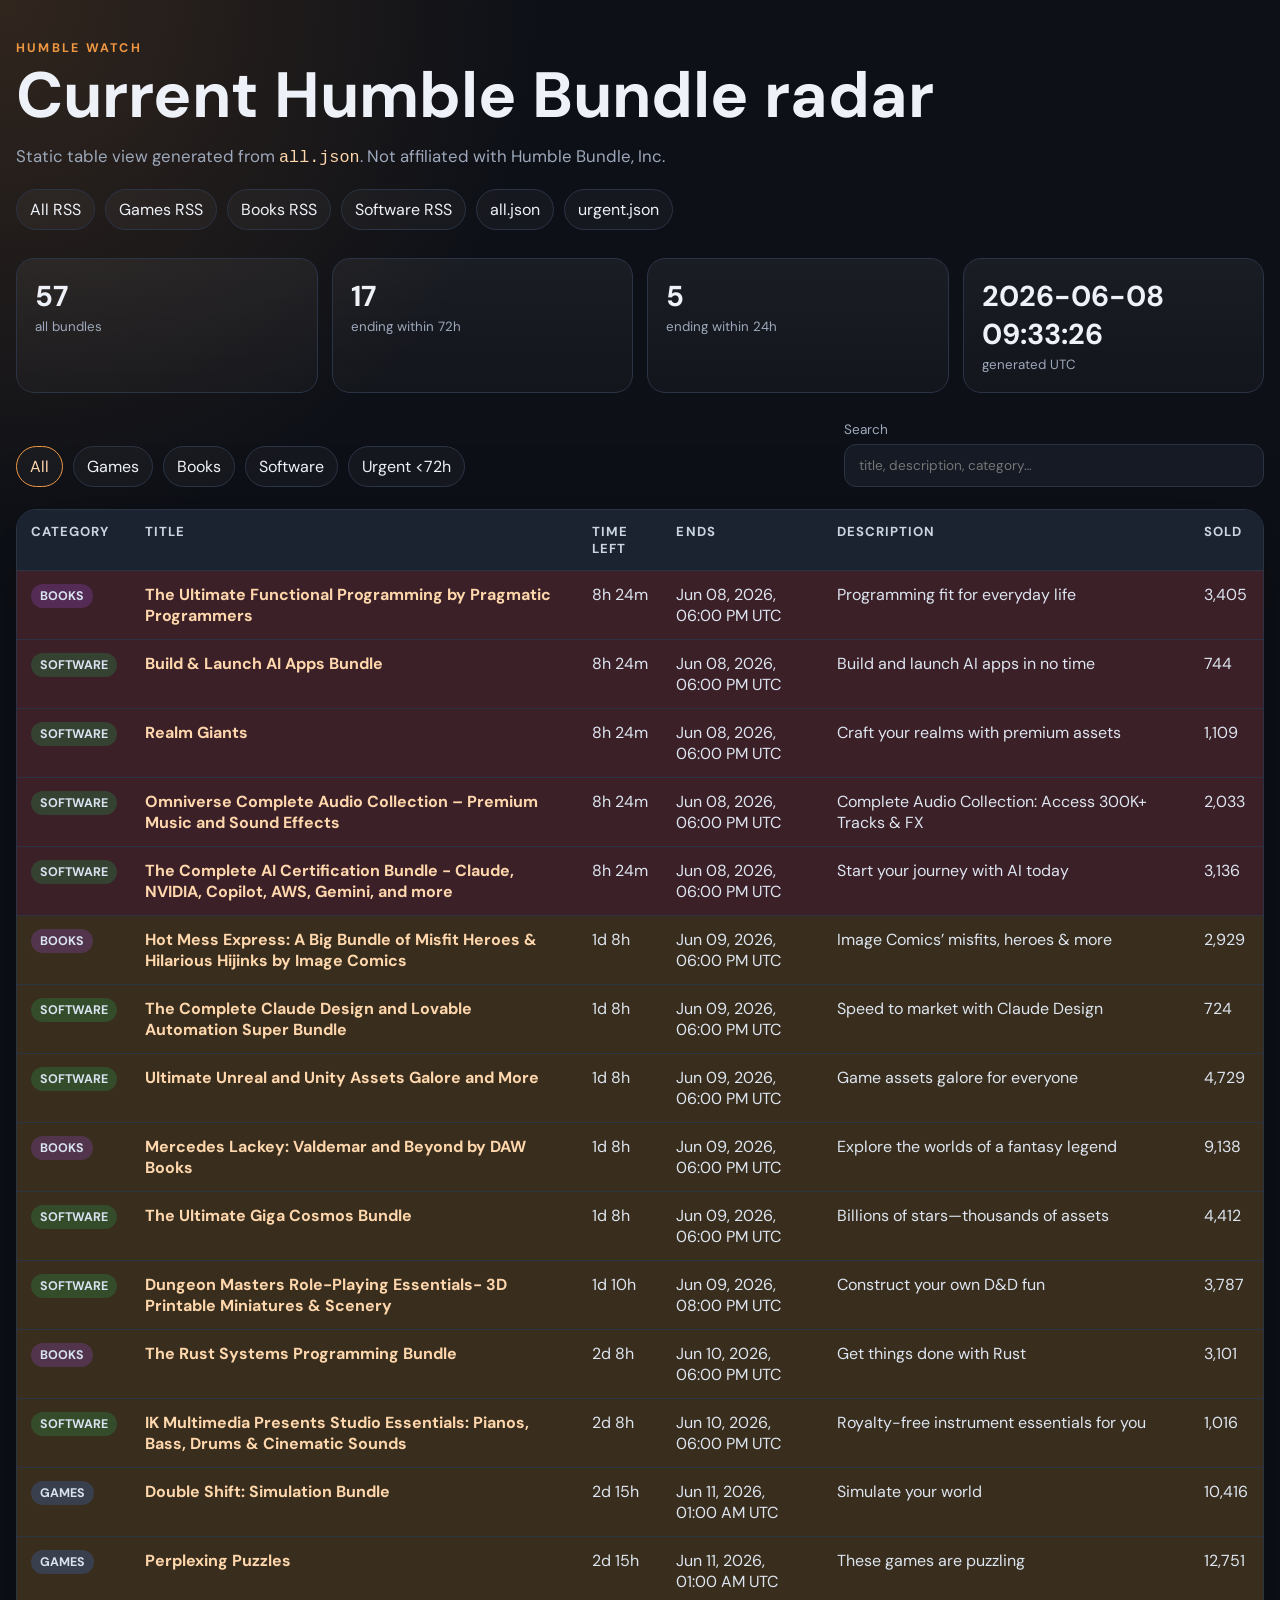
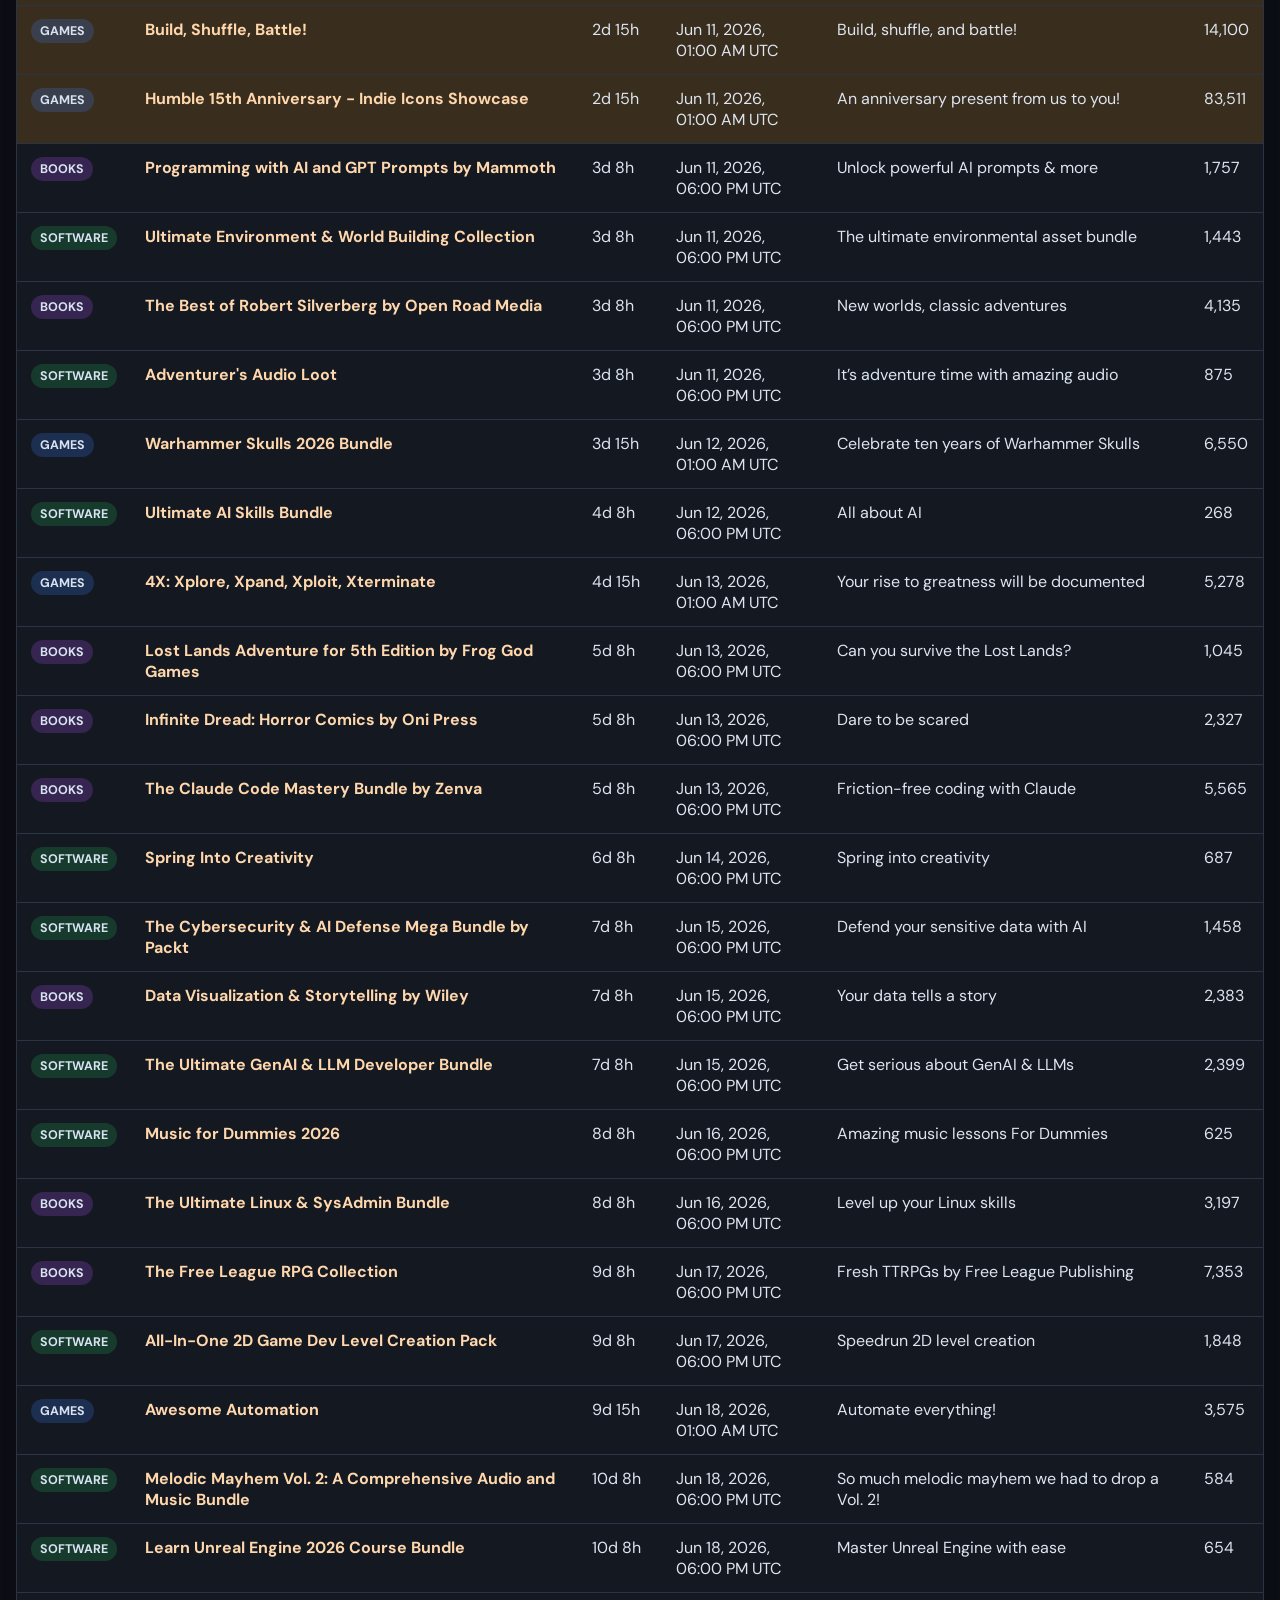
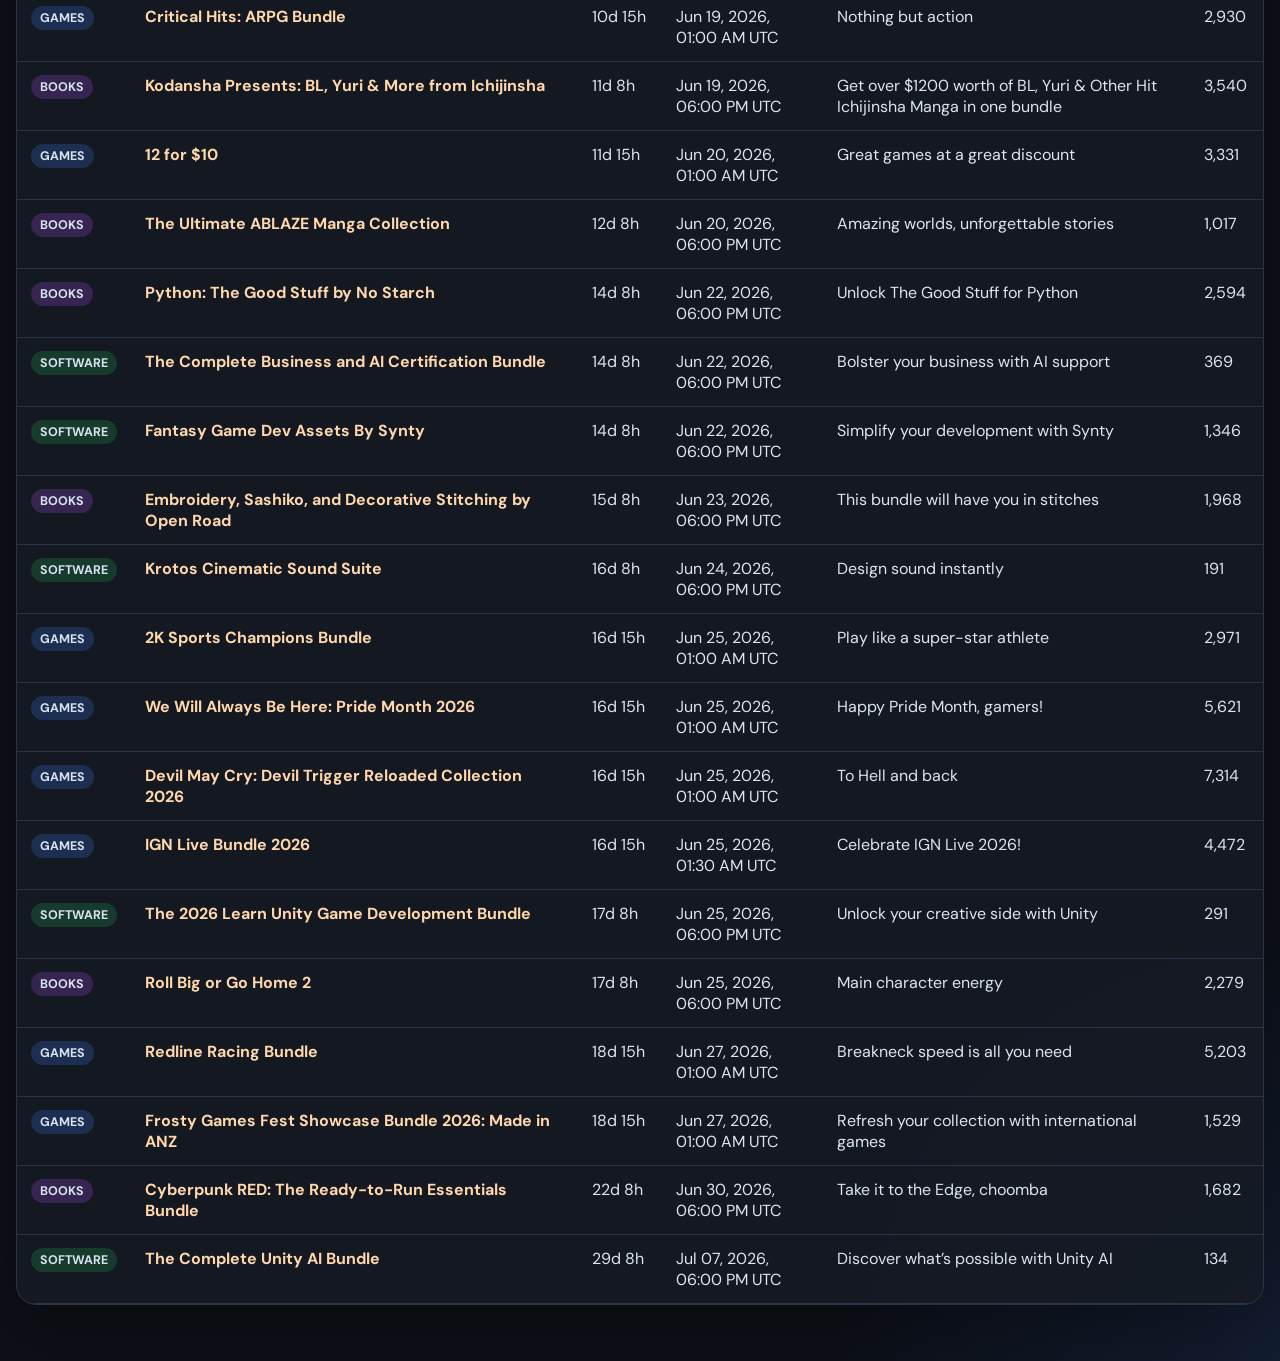
<file: docs/index.html>
<!DOCTYPE html>
<html lang="en">
<head>
    <meta charset="UTF-8">
    <meta name="viewport" content="width=device-width, initial-scale=1.0">
    <title>Humble Watch</title>
    <meta name="description" content="Table view for current Humble Bundle RSS and JSON outputs.">
    <link rel="stylesheet" href="style.css">
</head>
<body>
    <main class="watch-page">
        <header class="watch-header">
            <p class="eyebrow">Humble Watch</p>
            <h1>Current Humble Bundle radar</h1>
            <p class="subtitle">
                Static table view generated from <code>all.json</code>. Not affiliated with Humble Bundle, Inc.
            </p>
            <nav class="feed-links" aria-label="Feed links">
                <a href="./all.rss">All RSS</a>
                <a href="./games.rss">Games RSS</a>
                <a href="./books.rss">Books RSS</a>
                <a href="./software.rss">Software RSS</a>
                <a href="./all.json">all.json</a>
                <a href="./urgent.json">urgent.json</a>
            </nav>
        </header>

        <section class="summary-grid" aria-label="Summary">
            <div class="summary-card"><span id="count-all">—</span><small>all bundles</small></div>
            <div class="summary-card"><span id="count-urgent">—</span><small>ending within 72h</small></div>
            <div class="summary-card"><span id="count-today">—</span><small>ending within 24h</small></div>
            <div class="summary-card"><span id="generated-at">—</span><small>generated UTC</small></div>
        </section>

        <section class="controls" aria-label="Filters">
            <div class="button-row" id="category-buttons">
                <button class="active" data-category="all">All</button>
                <button data-category="games">Games</button>
                <button data-category="books">Books</button>
                <button data-category="software">Software</button>
                <button data-urgent="72">Urgent &lt;72h</button>
            </div>
            <label class="search-box">
                <span>Search</span>
                <input id="search" type="search" placeholder="title, description, category…">
            </label>
        </section>

        <section class="table-wrap" aria-label="Bundle table">
            <table>
                <thead>
                    <tr>
                        <th data-sort="category">Category</th>
                        <th data-sort="title">Title</th>
                        <th data-sort="hours_left">Time left</th>
                        <th data-sort="end_at">Ends</th>
                        <th>Description</th>
                        <th data-sort="bundles_sold">Sold</th>
                    </tr>
                </thead>
                <tbody id="bundle-table">
                    <tr><td colspan="6" class="loading">Loading all.json…</td></tr>
                </tbody>
            </table>
        </section>
    </main>

    <script>
        const state = {
            items: [],
            category: 'all',
            urgentHours: null,
            search: '',
            sortKey: 'hours_left',
            sortDirection: 'asc'
        };

        const formatter = new Intl.DateTimeFormat(undefined, {
            year: 'numeric', month: 'short', day: '2-digit',
            hour: '2-digit', minute: '2-digit', timeZoneName: 'short'
        });

        function cleanText(value) {
            const tmp = document.createElement('div');
            tmp.innerHTML = value || '';
            return tmp.textContent || tmp.innerText || '';
        }

        function formatDate(value) {
            if (!value) return '—';
            const date = new Date(value.endsWith('Z') ? value : value + 'Z');
            if (Number.isNaN(date.getTime())) return value;
            return formatter.format(date);
        }

        function formatNumber(value) {
            if (value === null || value === undefined || value === 0) return '—';
            return new Intl.NumberFormat().format(value);
        }

        function formatTimeLeft(hours) {
            if (hours === null || hours === undefined || Number.isNaN(Number(hours))) return '—';
            const totalMinutes = Math.max(0, Math.round(Number(hours) * 60));
            const days = Math.floor(totalMinutes / 1440);
            const remainingMinutes = totalMinutes % 1440;
            const wholeHours = Math.floor(remainingMinutes / 60);
            const minutes = remainingMinutes % 60;

            if (days > 0) {
                return `${days}d ${wholeHours}h`;
            }
            if (wholeHours > 0) {
                return `${wholeHours}h ${minutes}m`;
            }
            return `${minutes}m`;
        }

        function getFilteredItems() {
            const query = state.search.trim().toLowerCase();
            return state.items.filter(item => {
                if (state.category !== 'all' && item.category !== state.category) return false;
                if (state.urgentHours !== null && (item.hours_left === null || item.hours_left > state.urgentHours)) return false;
                if (!query) return true;
                const haystack = [item.title, item.category, item.description, cleanText(item.long_description)]
                    .join(' ')
                    .toLowerCase();
                return haystack.includes(query);
            }).sort((a, b) => compareItems(a, b));
        }

        function compareItems(a, b) {
            const dir = state.sortDirection === 'asc' ? 1 : -1;
            const key = state.sortKey;
            let av = a[key];
            let bv = b[key];

            if (key === 'days_left' || key === 'hours_left' || key === 'bundles_sold') {
                av = av === null || av === undefined ? Number.POSITIVE_INFINITY : Number(av);
                bv = bv === null || bv === undefined ? Number.POSITIVE_INFINITY : Number(bv);
                return (av - bv) * dir;
            }

            av = (av || '').toString().toLowerCase();
            bv = (bv || '').toString().toLowerCase();
            return av.localeCompare(bv) * dir;
        }

        function render() {
            const tbody = document.getElementById('bundle-table');
            const items = getFilteredItems();

            if (!items.length) {
                tbody.innerHTML = '<tr><td colspan="6" class="loading">No bundles match current filters.</td></tr>';
                return;
            }

            tbody.innerHTML = items.map(item => {
                const desc = cleanText(item.description || '').slice(0, 180);
                const urgentClass = item.hours_left !== null && item.hours_left <= 24 ? 'danger' :
                    item.hours_left !== null && item.hours_left <= 72 ? 'warning' : '';
                return `
                    <tr class="${urgentClass}">
                        <td><span class="pill ${item.category}">${item.category}</span></td>
                        <td><a class="bundle-link" href="${item.url}" target="_blank" rel="noopener noreferrer">${item.title}</a></td>
                        <td>${formatTimeLeft(item.hours_left)}</td>
                        <td>${formatDate(item.end_at)}</td>
                        <td>${desc}${desc.length >= 180 ? '…' : ''}</td>
                        <td>${formatNumber(item.bundles_sold)}</td>
                    </tr>
                `;
            }).join('');
        }

        function updateSummary(data) {
            const items = data.items || [];
            document.getElementById('count-all').textContent = items.length;
            document.getElementById('count-urgent').textContent = items.filter(x => x.hours_left !== null && x.hours_left <= 72).length;
            document.getElementById('count-today').textContent = items.filter(x => x.hours_left !== null && x.hours_left <= 24).length;
            document.getElementById('generated-at').textContent = data.generated_at ? data.generated_at.replace('T', ' ').replace('Z', '') : '—';
        }

        document.getElementById('category-buttons').addEventListener('click', event => {
            const button = event.target.closest('button');
            if (!button) return;
            document.querySelectorAll('#category-buttons button').forEach(btn => btn.classList.remove('active'));
            button.classList.add('active');
            state.category = button.dataset.category || 'all';
            state.urgentHours = button.dataset.urgent ? Number(button.dataset.urgent) : null;
            render();
        });

        document.getElementById('search').addEventListener('input', event => {
            state.search = event.target.value;
            render();
        });

        document.querySelectorAll('th[data-sort]').forEach(th => {
            th.addEventListener('click', () => {
                const key = th.dataset.sort;
                if (state.sortKey === key) {
                    state.sortDirection = state.sortDirection === 'asc' ? 'desc' : 'asc';
                } else {
                    state.sortKey = key;
                    state.sortDirection = 'asc';
                }
                render();
            });
        });

        fetch('./all.json', { cache: 'no-store' })
            .then(response => {
                if (!response.ok) throw new Error('Could not load all.json');
                return response.json();
            })
            .then(data => {
                state.items = data.items || [];
                updateSummary(data);
                render();
            })
            .catch(error => {
                document.getElementById('bundle-table').innerHTML = `<tr><td colspan="6" class="loading error">${error.message}</td></tr>`;
            });
    </script>
</body>
</html>
</file>
<file: docs/style.css>
@font-face {
    font-family: 'DM Sans';
    font-style: normal;
    font-weight: 300 700;
    font-display: swap;
    src: url(fonts/dmsans-latin.woff2) format('woff2');
}

:root {
    color-scheme: dark;
    --bg: #0d1017;
    --panel: #151a24;
    --panel-2: #1b2230;
    --text: #eef2f8;
    --muted: #9da8ba;
    --line: #2b3445;
    --accent: #ef9741;
    --danger: rgba(239, 68, 68, 0.18);
    --warning: rgba(245, 158, 11, 0.16);
}

* { box-sizing: border-box; }

body {
    margin: 0;
    font-family: 'DM Sans', system-ui, -apple-system, BlinkMacSystemFont, 'Segoe UI', sans-serif;
    background:
        radial-gradient(circle at top left, rgba(239, 151, 65, 0.16), transparent 34rem),
        radial-gradient(circle at bottom right, rgba(59, 130, 246, 0.12), transparent 28rem),
        var(--bg);
    color: var(--text);
}

.watch-page {
    width: min(1500px, calc(100vw - 32px));
    margin: 0 auto;
    padding: 40px 0 56px;
}

.watch-header {
    margin-bottom: 28px;
}

.eyebrow {
    color: var(--accent);
    text-transform: uppercase;
    letter-spacing: 0.18em;
    font-size: 0.78rem;
    font-weight: 700;
    margin: 0 0 10px;
}

h1 {
    font-size: clamp(2.2rem, 5vw, 5rem);
    line-height: 0.95;
    margin: 0;
}

.subtitle {
    max-width: 820px;
    color: var(--muted);
    font-size: 1.05rem;
    margin: 18px 0 22px;
}

code {
    color: #ffd7ad;
}

.feed-links,
.button-row {
    display: flex;
    flex-wrap: wrap;
    gap: 10px;
}

.feed-links a,
.button-row button {
    border: 1px solid var(--line);
    background: rgba(255, 255, 255, 0.035);
    color: var(--text);
    border-radius: 999px;
    padding: 9px 13px;
    text-decoration: none;
    font: inherit;
    cursor: pointer;
}

.feed-links a:hover,
.button-row button:hover,
.button-row button.active {
    border-color: var(--accent);
    color: #ffd7ad;
}

.summary-grid {
    display: grid;
    grid-template-columns: repeat(4, minmax(0, 1fr));
    gap: 14px;
    margin: 28px 0;
}

.summary-card {
    background: linear-gradient(180deg, rgba(255,255,255,0.055), rgba(255,255,255,0.025));
    border: 1px solid var(--line);
    border-radius: 18px;
    padding: 18px;
}

.summary-card span {
    display: block;
    font-size: 1.8rem;
    font-weight: 800;
}

.summary-card small {
    color: var(--muted);
}

.controls {
    display: flex;
    justify-content: space-between;
    align-items: end;
    gap: 18px;
    margin: 22px 0;
}

.search-box {
    min-width: min(420px, 100%);
    color: var(--muted);
    font-size: 0.85rem;
}

.search-box span {
    display: block;
    margin-bottom: 6px;
}

.search-box input {
    width: 100%;
    border: 1px solid var(--line);
    background: var(--panel);
    color: var(--text);
    border-radius: 12px;
    padding: 12px 14px;
    font: inherit;
}

.table-wrap {
    overflow: auto;
    background: rgba(21, 26, 36, 0.86);
    border: 1px solid var(--line);
    border-radius: 20px;
    box-shadow: 0 24px 80px rgba(0,0,0,0.35);
}

table {
    width: 100%;
    border-collapse: collapse;
    min-width: 1040px;
}

th, td {
    border-bottom: 1px solid var(--line);
    padding: 13px 14px;
    text-align: left;
    vertical-align: top;
}

th {
    position: sticky;
    top: 0;
    z-index: 1;
    background: var(--panel-2);
    color: #cbd5e1;
    font-size: 0.82rem;
    text-transform: uppercase;
    letter-spacing: 0.08em;
    cursor: pointer;
}

td {
    color: #dde5f0;
}

tr:hover td {
    background: rgba(255,255,255,0.025);
}

tr.warning td {
    background: var(--warning);
}

tr.danger td {
    background: var(--danger);
}

.bundle-link {
    color: #ffd7ad;
    font-weight: 700;
    text-decoration: none;
}

.bundle-link:hover {
    text-decoration: underline;
}

.pill {
    display: inline-flex;
    align-items: center;
    border-radius: 999px;
    padding: 4px 9px;
    font-size: 0.78rem;
    font-weight: 700;
    text-transform: uppercase;
    background: #273142;
    color: #d8e2f0;
}

.pill.games { background: rgba(59, 130, 246, 0.22); }
.pill.books { background: rgba(168, 85, 247, 0.22); }
.pill.software { background: rgba(34, 197, 94, 0.20); }

.loading {
    color: var(--muted);
    text-align: center;
    padding: 28px;
}

.loading.error {
    color: #fca5a5;
}

@media (max-width: 860px) {
    .summary-grid {
        grid-template-columns: repeat(2, minmax(0, 1fr));
    }

    .controls {
        display: block;
    }

    .search-box {
        display: block;
        margin-top: 16px;
    }
}

@media (max-width: 560px) {
    .summary-grid {
        grid-template-columns: 1fr;
    }
}
</file>
